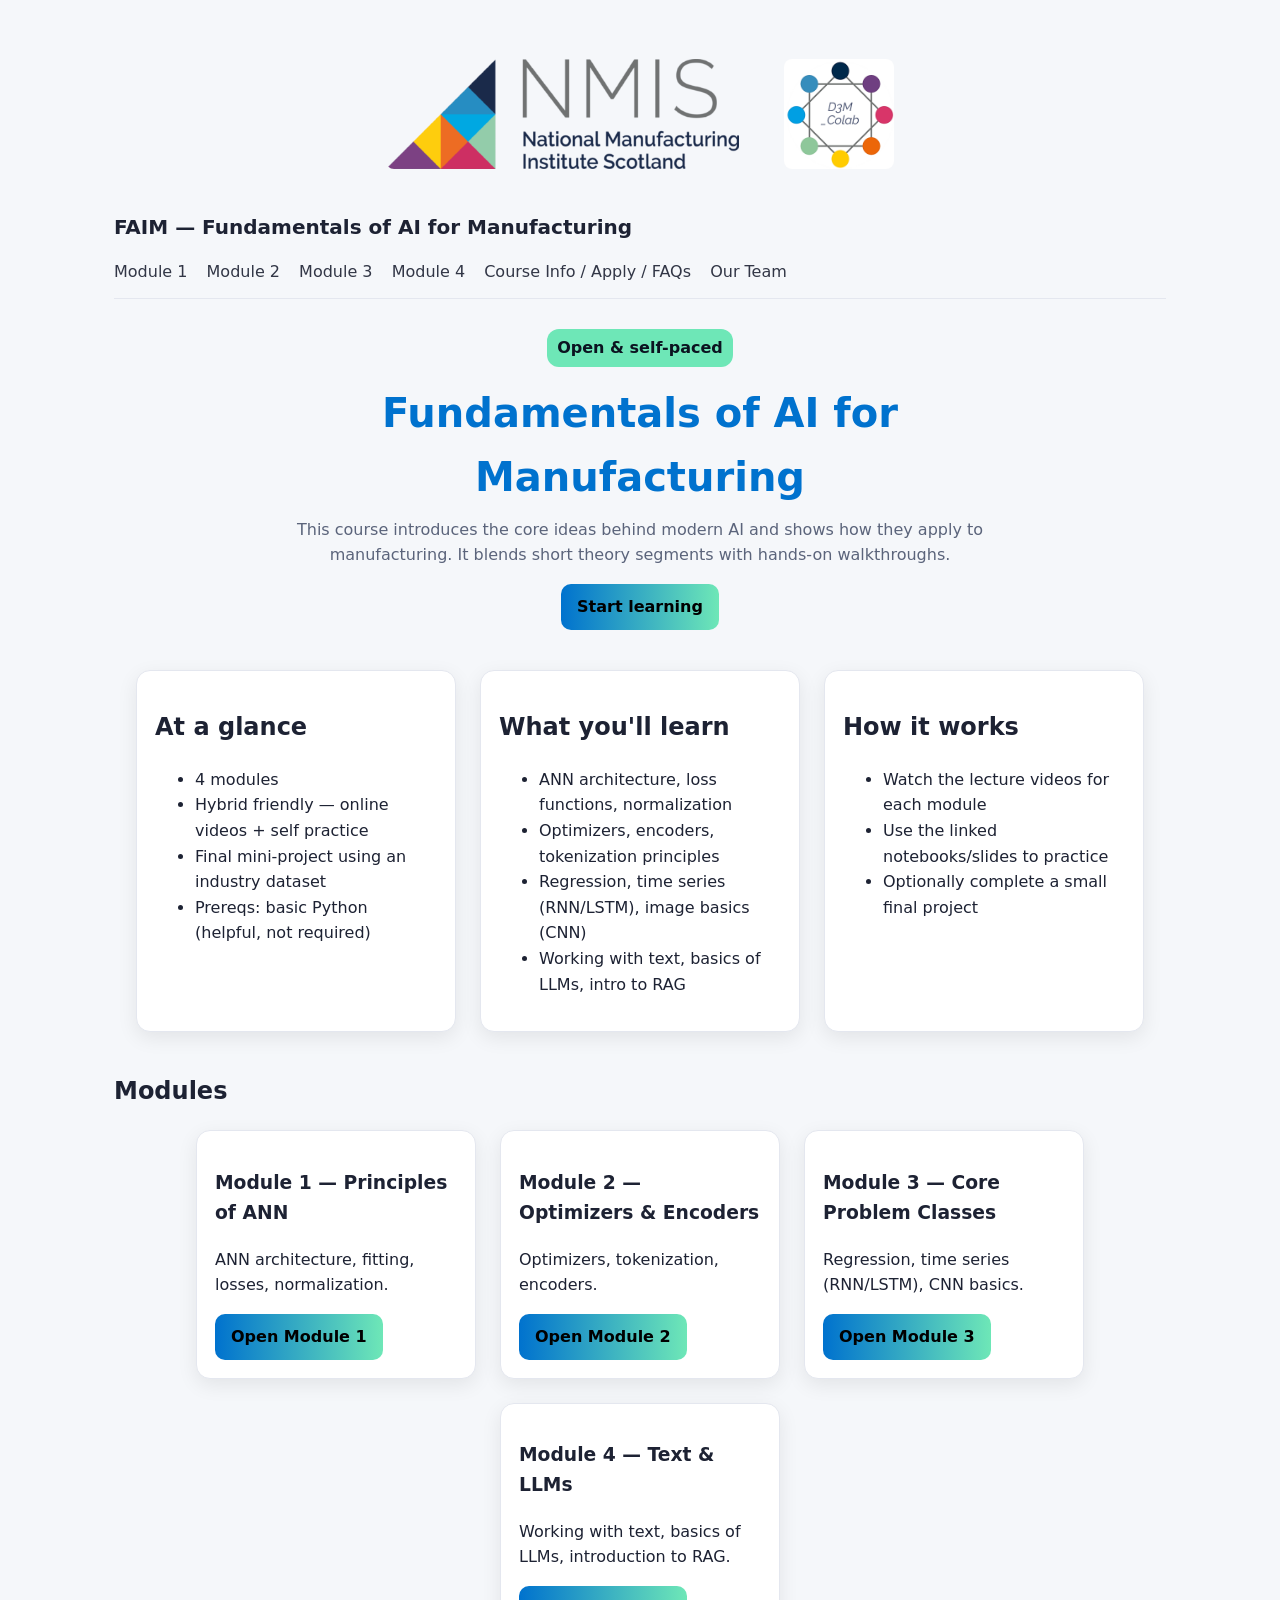
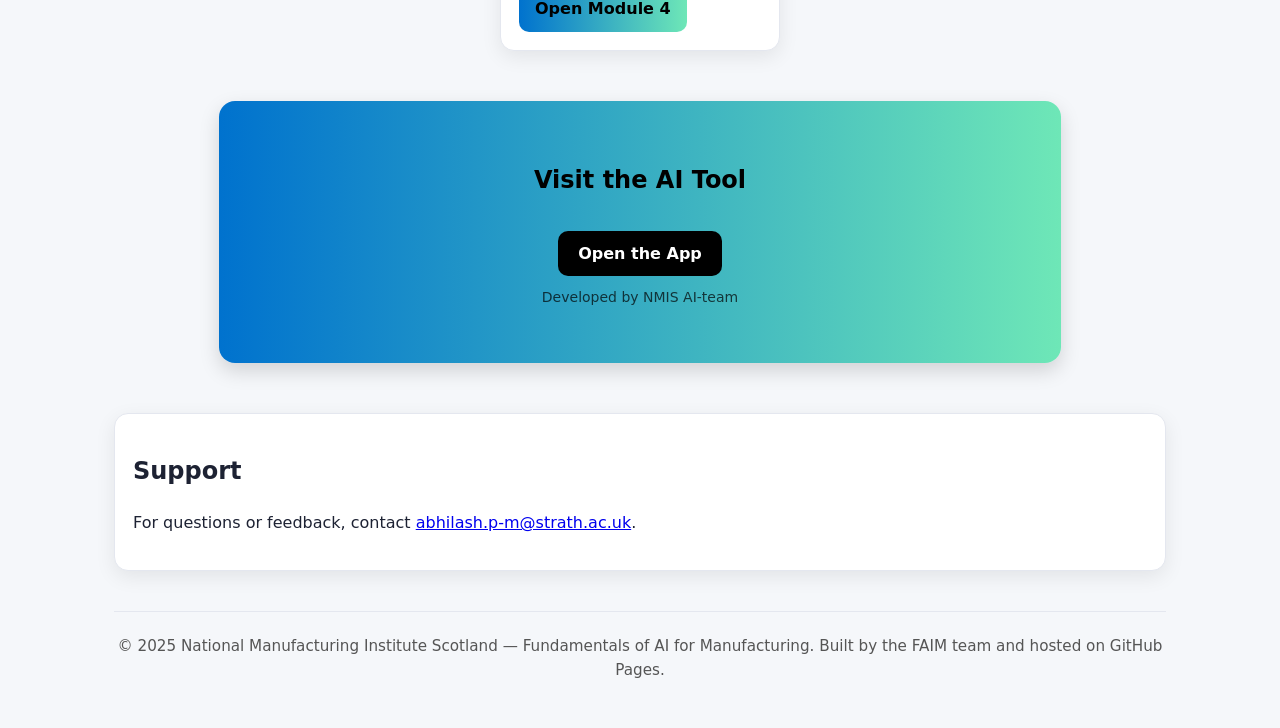
<file: index.html>
<!doctype html>
<html lang="en">
<head>
  <meta charset="utf-8">
  <meta name="viewport" content="width=device-width, initial-scale=1">
  <title>Fundamentals of AI for Manufacturing</title>
  <link rel="stylesheet" href="styles.css">
</head>
<body>
  <div class="container">

    <!-- Logos -->
    <div class="top-logos">
      <img src="assets/NMIS.png" alt="NMIS Logo">
      <img src="assets/Colab.png" alt="Colab Logo">
    </div>

    <!-- Top nav -->
    <nav class="nav">
      <a class="logo" href="./">FAIM — Fundamentals of AI for Manufacturing</a>
      <div class="links">
        <a href="module1.html">Module 1</a>
        <a href="module2.html">Module 2</a>
        <a href="module3.html">Module 3</a>
        <a href="module4.html">Module 4</a>
        <a href="info.html">Course Info / Apply / FAQs</a>
        <a href="team.html">Our Team</a>
      </div>
    </nav>

    <!-- Centered hero -->
    <section class="hero centered">
      <div class="hero-content">
        <span class="badge">Open & self-paced</span>
        <h1>Fundamentals of AI for Manufacturing</h1>
        <p>This course introduces the core ideas behind modern AI and shows how they apply to manufacturing.
        It blends short theory segments with hands-on walkthroughs.</p>
        <a class="btn" href="#modules">Start learning</a>
      </div>
    </section>

    <!-- Three centered cards -->
    <section class="three-cards">
      <div class="card">
        <h2>At a glance</h2>
        <ul>
          <li>4 modules</li>
          <li>Hybrid friendly — online videos + self practice</li>
          <li>Final mini-project using an industry dataset</li>
          <li>Prereqs: basic Python (helpful, not required)</li>
        </ul>
      </div>

      <div class="card">
        <h2>What you'll learn</h2>
        <ul>
          <li>ANN architecture, loss functions, normalization</li>
          <li>Optimizers, encoders, tokenization principles</li>
          <li>Regression, time series (RNN/LSTM), image basics (CNN)</li>
          <li>Working with text, basics of LLMs, intro to RAG</li>
        </ul>
      </div>

      <div class="card">
        <h2>How it works</h2>
        <ul>
          <li>Watch the lecture videos for each module</li>
          <li>Use the linked notebooks/slides to practice</li>
          <li>Optionally complete a small final project</li>
        </ul>
      </div>
    </section>

    <!-- Modules -->
    <section id="modules" style="margin-top:24px">
      <h2>Modules</h2>
      <div class="grid cols-2">
        <div class="card module-card">
          <h3>Module 1 — Principles of ANN</h3>
          <p>ANN architecture, fitting, losses, normalization.</p>
          <a class="btn" href="module1.html">Open Module 1</a>
        </div>
        <div class="card module-card">
          <h3>Module 2 — Optimizers & Encoders</h3>
          <p>Optimizers, tokenization, encoders.</p>
          <a class="btn" href="module2.html">Open Module 2</a>
        </div>
        <div class="card module-card">
          <h3>Module 3 — Core Problem Classes</h3>
          <p>Regression, time series (RNN/LSTM), CNN basics.</p>
          <a class="btn" href="module3.html">Open Module 3</a>
        </div>
        <div class="card module-card">
          <h3>Module 4 — Text & LLMs</h3>
          <p>Working with text, basics of LLMs, introduction to RAG.</p>
          <a class="btn" href="module4.html">Open Module 4</a>
        </div>
      </div>
    </section>

    <!-- Colored tab for AI tool -->
    <section class="app-highlight">
      <div class="app-content">
        <h2>Visit the AI Tool</h2>
        <a href="https://huggingface.co/spaces/Abhi-pm-0202/ml-app-launcher-v3" target="_blank" class="btn-dark">Open the App</a>
        <p class="small-muted">Developed by NMIS AI-team</p>
      </div>
    </section>

    <!-- Support -->
    <section style="margin-top:24px">
      <div class="card">
        <h2>Support</h2>
        <p>For questions or feedback, contact <a href="mailto:abhilash.p-m@strath.ac.uk">abhilash.p-m@strath.ac.uk</a>.</p>
      </div>
    </section>

    <!-- Footer -->
    <footer>
      © 2025 National Manufacturing Institute Scotland — Fundamentals of AI for Manufacturing. Built by the FAIM team and hosted on GitHub Pages.
    </footer>

  </div>
</body>
</html>
</file>
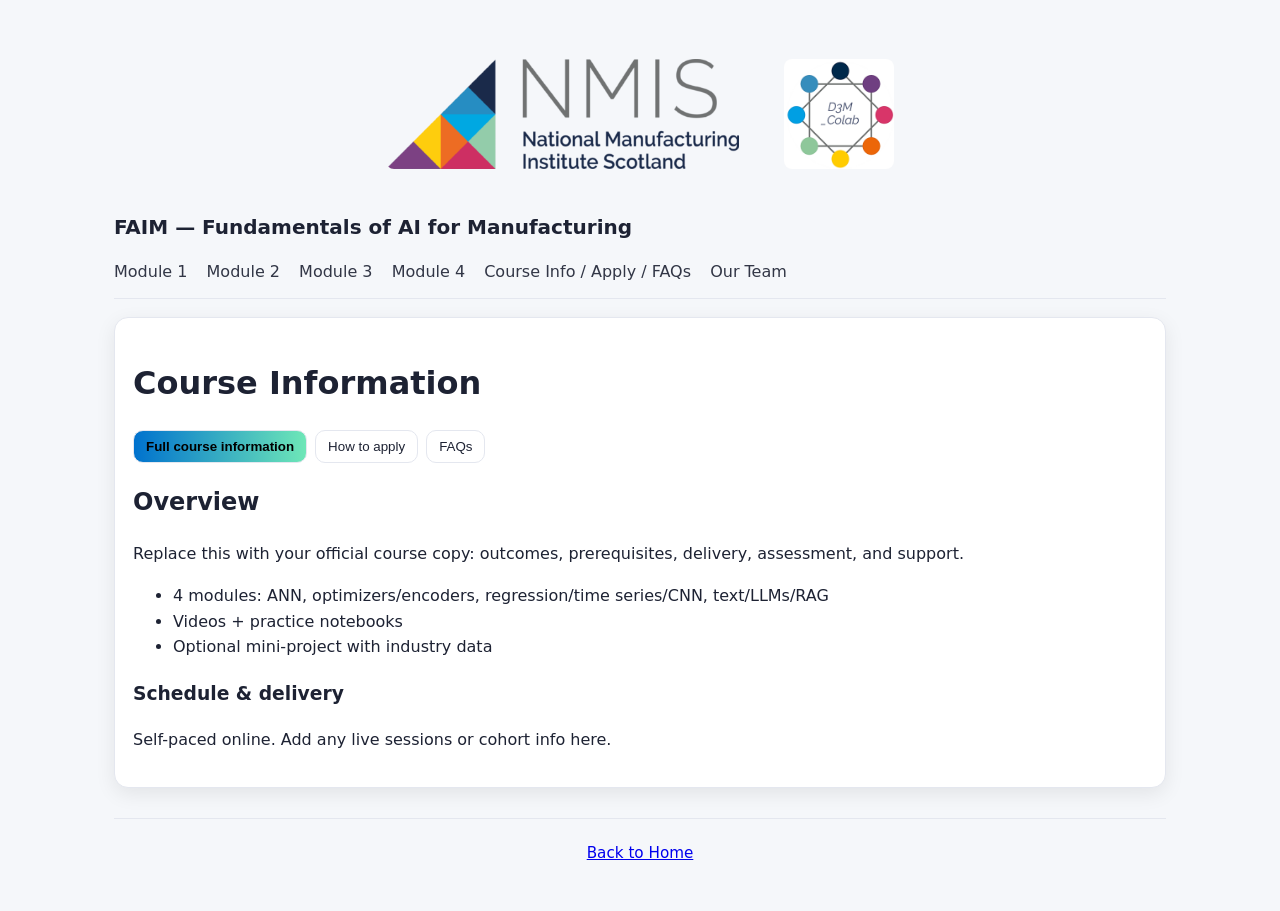
<file: info.html>
<!doctype html>
<html lang="en">
<head>
  <meta charset="utf-8">
  <meta name="viewport" content="width=device-width, initial-scale=1">
  <title>Course Info / Apply / FAQs — FAIM</title>
  <link rel="stylesheet" href="styles.css">
  <style>
    /* tiny tab JS uses these classes */
    .tabs{display:flex;gap:8px;flex-wrap:wrap;margin:14px 0}
    .tab-btn{border:1px solid var(--border);background:var(--card);color:var(--text);padding:8px 12px;border-radius:10px;cursor:pointer}
    .tab-btn.active{background:linear-gradient(90deg,var(--accent),var(--accent2));color:#000;font-weight:700}
    .tab-panel{display:none}
    .tab-panel.active{display:block}
  </style>
</head>
<body>
  <div class="container">

    <div class="top-logos">
      <img src="assets/NMIS.png" alt="NMIS Logo">
      <img src="assets/Colab.png" alt="Colab Logo">
    </div>

    <nav class="nav">
      <a class="logo" href="./">FAIM — Fundamentals of AI for Manufacturing</a>
      <div class="links">
        <a href="module1.html">Module 1</a>
        <a href="module2.html">Module 2</a>
        <a href="module3.html">Module 3</a>
        <a href="module4.html">Module 4</a>
        <a href="info.html">Course Info / Apply / FAQs</a>
        <a href="team.html">Our Team</a>
      </div>
    </nav>

    <div class="card">
      <h1>Course Information</h1>
      <div class="tabs">
        <button class="tab-btn active" data-tab="info">Full course information</button>
        <button class="tab-btn" data-tab="apply">How to apply</button>
        <button class="tab-btn" data-tab="faqs">FAQs</button>
      </div>

      <div class="tab-panel active" id="info">
        <h2>Overview</h2>
        <p>Replace this with your official course copy: outcomes, prerequisites, delivery, assessment, and support.</p>
        <ul>
          <li>4 modules: ANN, optimizers/encoders, regression/time series/CNN, text/LLMs/RAG</li>
          <li>Videos + practice notebooks</li>
          <li>Optional mini-project with industry data</li>
        </ul>
        <h3>Schedule & delivery</h3>
        <p>Self-paced online. Add any live sessions or cohort info here.</p>
      </div>

      <div class="tab-panel" id="apply">
        <h2>How to apply</h2>
        <ol>
          <li>Register interest (link)</li>
          <li>Submit application (link)</li>
          <li>Confirmation & next steps</li>
        </ol>
        <p><strong>Contact:</strong> <a href="mailto:abhilash.p-m@strath.ac.uk">abhilash.p-m@strath.ac.uk</a></p>
      </div>

      <div class="tab-panel" id="faqs">
        <h2>FAQs</h2>
        <p><strong>Do I need coding experience?</strong> Helpful but not required.</p>
        <p><strong>Is there a certificate?</strong> Add policy here.</p>
        <p><strong>What’s the cost?</strong> Add fee/waiver details here.</p>
      </div>
    </div>

    <footer>
      <a href="./">Back to Home</a>
    </footer>
  </div>

  <script>
    const buttons=document.querySelectorAll('.tab-btn');
    const panels=document.querySelectorAll('.tab-panel');
    buttons.forEach(btn=>{
      btn.addEventListener('click',()=>{
        buttons.forEach(b=>b.classList.remove('active'));
        panels.forEach(p=>p.classList.remove('active'));
        btn.classList.add('active');
        document.getElementById(btn.dataset.tab).classList.add('active');
      });
    });
  </script>
</body>
</html>
</file>
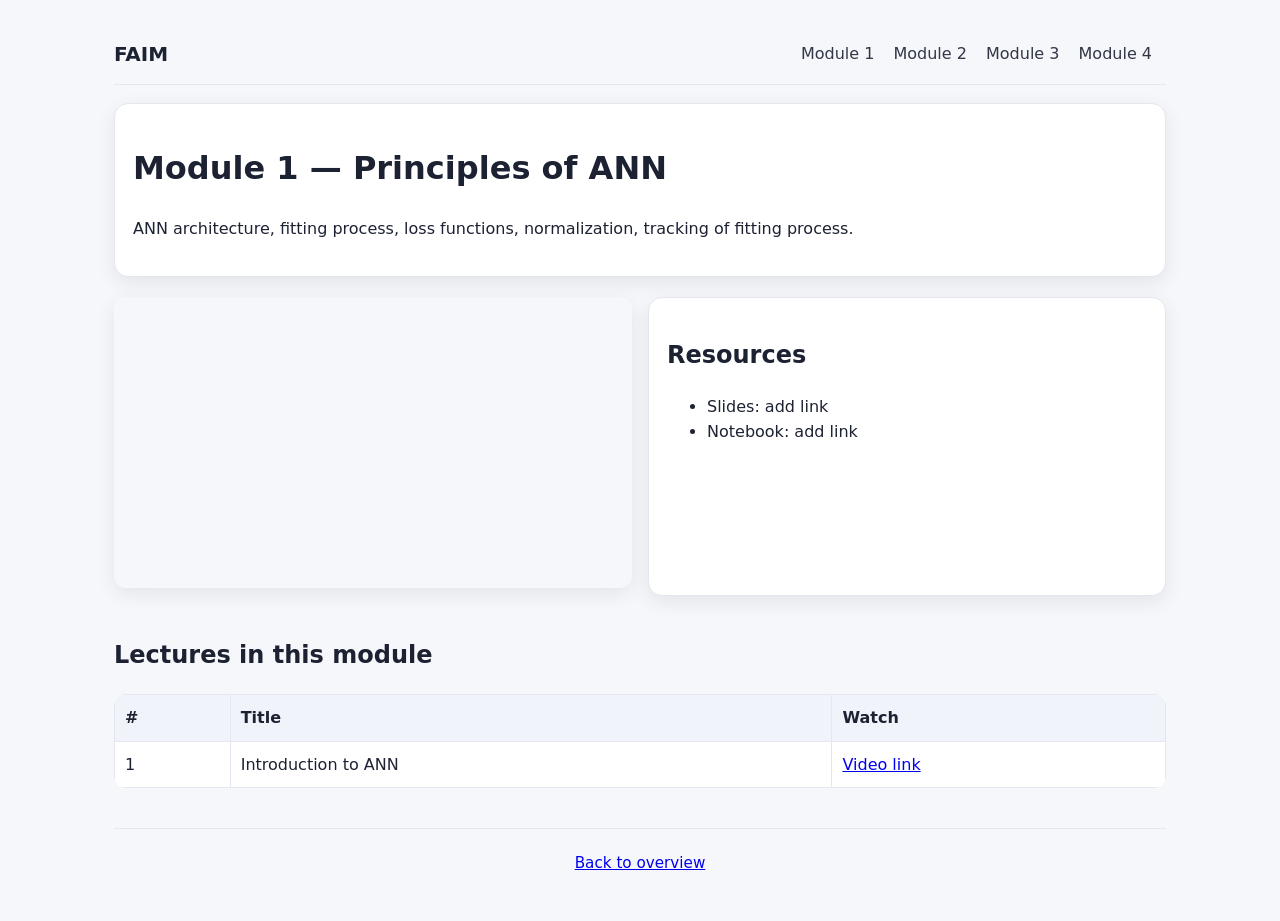
<file: module1.html>
<!doctype html>
<html lang="en">
<head>
  <meta charset="utf-8">
  <meta name="viewport" content="width=device-width, initial-scale=1">
  <title>Module 1 — Principles of ANN</title>
  <link rel="stylesheet" href="styles.css">
</head>
<body>
  <div class="container">
    <nav class="nav">
      <a class="logo" href="./">FAIM</a>
      <div class="links">
        <a href="module1.html">Module 1</a>
        <a href="module2.html">Module 2</a>
        <a href="module3.html">Module 3</a>
        <a href="module4.html">Module 4</a>
      </div>
    </nav>

    <div class="card">
      <h1>Module 1 — Principles of ANN</h1>
      <p class="small">ANN architecture, fitting process, loss functions, normalization, tracking of fitting process.</p>
    </div>

    <section style="margin-top:20px">
      <div class="grid cols-2">
        <div>
          <iframe class="video"
            src="https://strath.sharepoint.com/sites/NMIS_AIFundamentalsinManufacturingJanuary2025/_layouts/15/embed.aspx?UniqueId=36a9b984-cea4-40f4-89aa-866a65d73140&embed=%7B%22ust%22%3Atrue%2C%22hv%22%3A%22CopyEmbedCode%22%7D&referrer=StreamWebApp&referrerScenario=EmbedDialog.Create"
            frameborder="0" allowfullscreen title="Week1_FAIM.mp4"></iframe>
        </div>

        <div class="card">
          <h2>Resources</h2>
          <ul>
            <li>Slides: add link</li>
            <li>Notebook: add link</li>
          </ul>
        </div>
      </div>
    </section>

    <section style="margin-top:24px">
      <h2>Lectures in this module</h2>
      <table class="table">
        <thead><tr><th>#</th><th>Title</th><th>Watch</th></tr></thead>
        <tbody>
          <tr><td>1</td><td>Introduction to ANN</td>
            <td><a href="https://strath.sharepoint.com/sites/NMIS_AIFundamentalsinManufacturingJanuary2025/_layouts/15/embed.aspx?UniqueId=36a9b984-cea4-40f4-89aa-866a65d73140" target="_blank">Video link</a></td></tr>
        </tbody>
      </table>
    </section>

    <footer><div><a href="./">Back to overview</a></div></footer>
  </div>
</body>
</html>
</file>
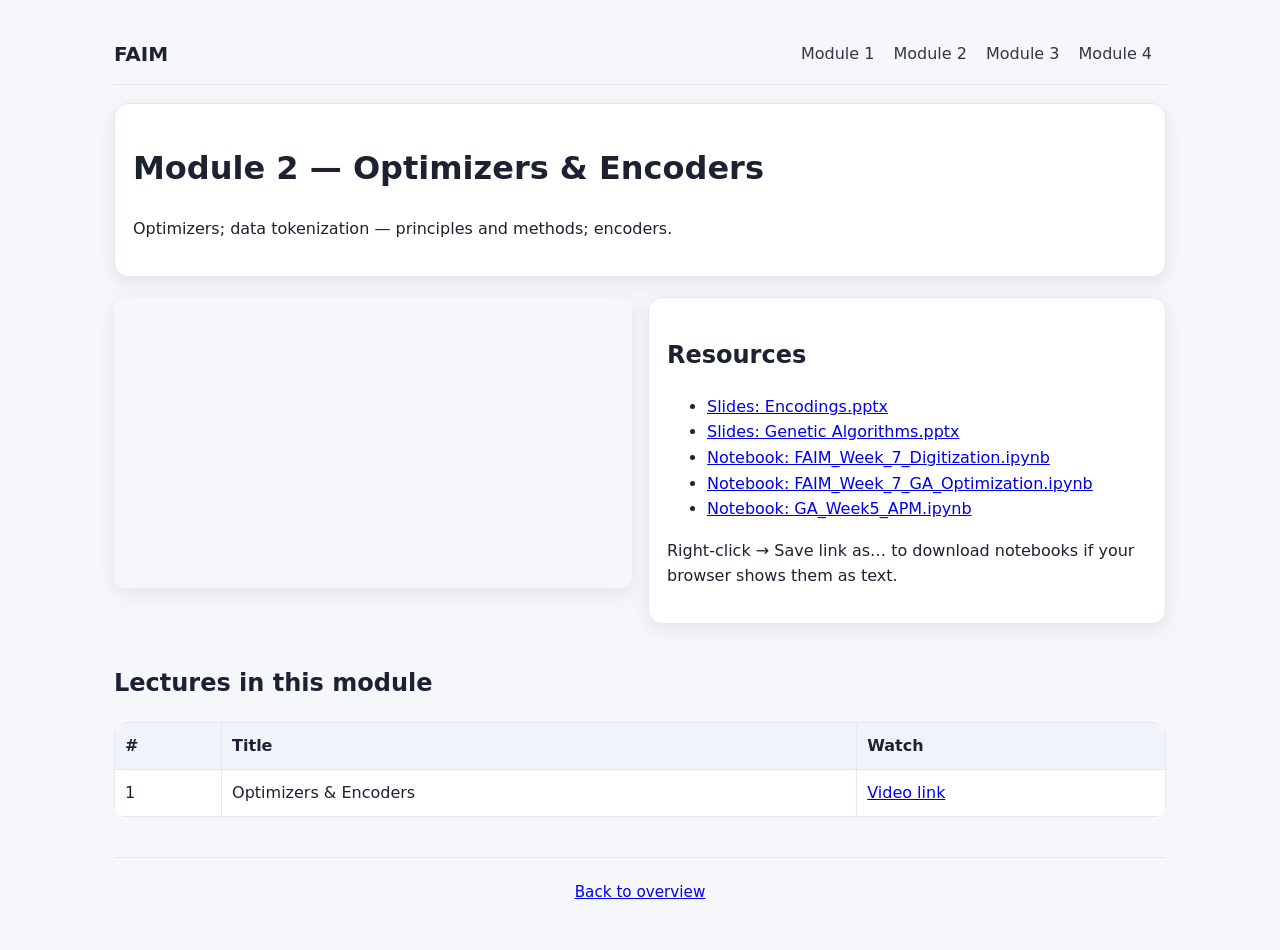
<file: module2.html>
<!doctype html>
<html lang="en">
<head>
  <meta charset="utf-8">
  <meta name="viewport" content="width=device-width, initial-scale=1">
  <title>Module 2 — Optimizers & Encoders</title>
  <link rel="stylesheet" href="styles.css">
</head>
<body>
  <div class="container">
    <nav class="nav">
      <a class="logo" href="./">FAIM</a>
      <div class="links">
        <a href="module1.html">Module 1</a>
        <a href="module2.html">Module 2</a>
        <a href="module3.html">Module 3</a>
        <a href="module4.html">Module 4</a>
      </div>
    </nav>

    <div class="card">
      <h1>Module 2 — Optimizers & Encoders</h1>
      <p class="small">Optimizers; data tokenization — principles and methods; encoders.</p>
    </div>

    <section style="margin-top:20px">
      <div class="grid cols-2">
        <div>
          <iframe class="video"
            src="https://strath.sharepoint.com/sites/NMIS_AIFundamentalsinManufacturingJanuary2025/_layouts/15/embed.aspx?UniqueId=d6b734b8-f964-4813-97cd-ce5dd1cf28a5&embed=%7B%22ust%22%3Atrue%2C%22hv%22%3A%22CopyEmbedCode%22%7D&referrer=StreamWebApp&referrerScenario=EmbedDialog.Create"
            frameborder="0" allowfullscreen title="Week4_FAIM.mp4"></iframe>
        </div>
        <div class="card">
          <h2>Resources</h2>
          <ul>
            <li><a href="assets/Module%202/Encodings.pptx" target="_blank">Slides: Encodings.pptx</a></li>
            <li><a href="assets/Module%202/Genetic%20Algorithms.pptx" target="_blank">Slides: Genetic Algorithms.pptx</a></li>
            <li><a href="assets/Module%202/FAIM_Week_7_Digitization.ipynb" target="_blank">Notebook: FAIM_Week_7_Digitization.ipynb</a></li>
            <li><a href="assets/Module%202/FAIM_Week_7_GA_Optimization.ipynb" target="_blank">Notebook: FAIM_Week_7_GA_Optimization.ipynb</a></li>
            <li><a href="assets/Module%202/GA_Week5_APM.ipynb" target="_blank">Notebook: GA_Week5_APM.ipynb</a></li>
          </ul>
          <p class="small">Right-click → Save link as… to download notebooks if your browser shows them as text.</p>
        </div>
      </div>
    </section>

    <section style="margin-top:24px">
      <h2>Lectures in this module</h2>
      <table class="table">
        <thead><tr><th>#</th><th>Title</th><th>Watch</th></tr></thead>
        <tbody>
          <tr><td>1</td><td>Optimizers & Encoders</td>
            <td><a href="https://strath.sharepoint.com/sites/NMIS_AIFundamentalsinManufacturingJanuary2025/_layouts/15/embed.aspx?UniqueId=d6b734b8-f964-4813-97cd-ce5dd1cf28a5" target="_blank">Video link</a></td></tr>
        </tbody>
      </table>
    </section>

    <footer><div><a href="./">Back to overview</a></div></footer>
  </div>
</body>
</html>
</file>
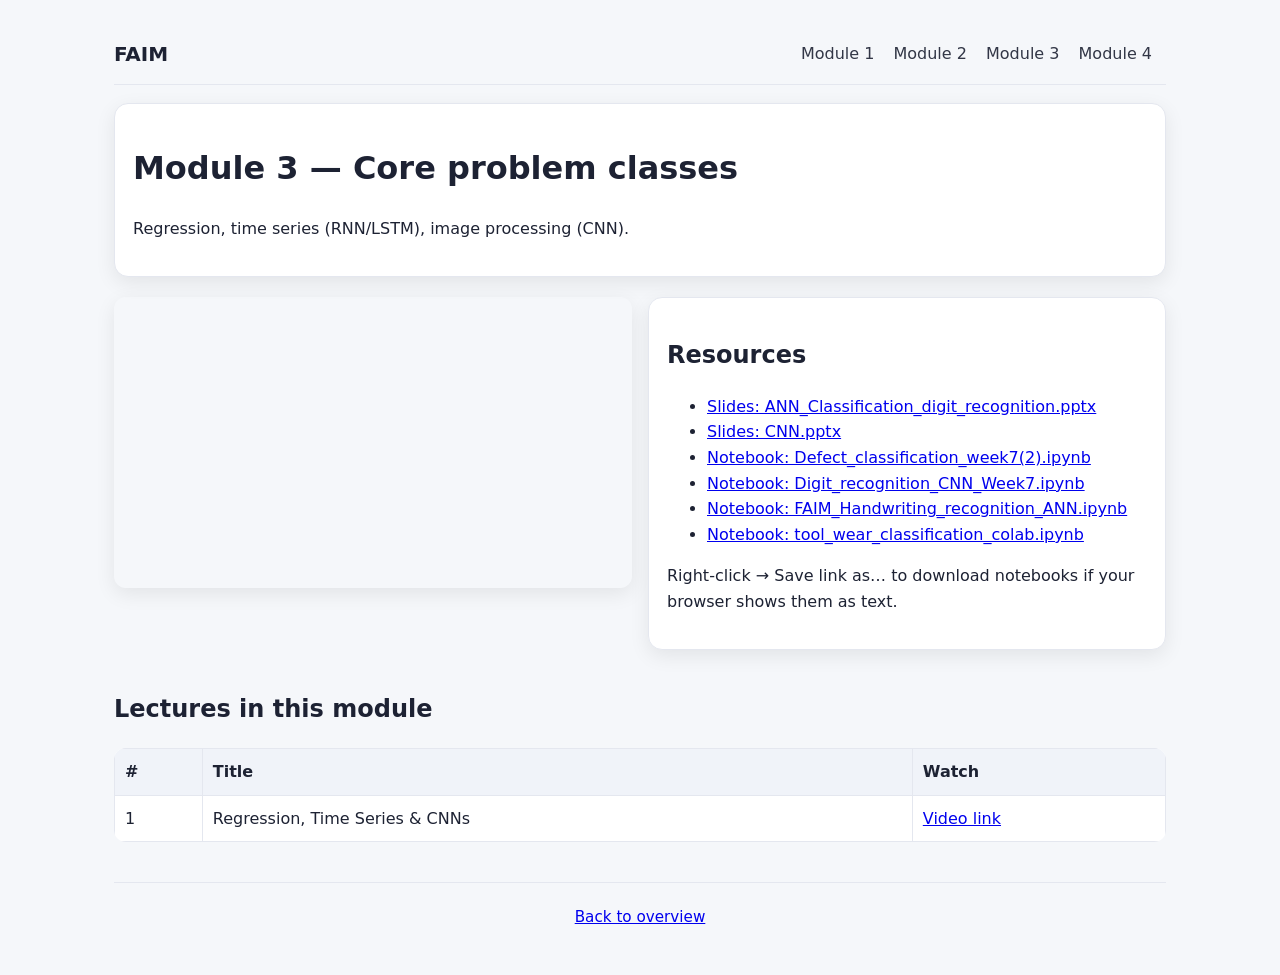
<file: module3.html>
<!doctype html>
<html lang="en">
<head>
  <meta charset="utf-8">
  <meta name="viewport" content="width=device-width, initial-scale=1">
  <title>Module 3 — Core problem classes</title>
  <link rel="stylesheet" href="styles.css">
</head>
<body>
  <div class="container">
    <nav class="nav">
      <a class="logo" href="./">FAIM</a>
      <div class="links">
        <a href="module1.html">Module 1</a>
        <a href="module2.html">Module 2</a>
        <a href="module3.html">Module 3</a>
        <a href="module4.html">Module 4</a>
      </div>
    </nav>

    <div class="card">
      <h1>Module 3 — Core problem classes</h1>
      <p class="small">Regression, time series (RNN/LSTM), image processing (CNN).</p>
    </div>

    <section style="margin-top:20px">
      <div class="grid cols-2">
        <div>
          <iframe class="video"
            src="https://strath.sharepoint.com/sites/NMIS_AIFundamentalsinManufacturingJanuary2025/_layouts/15/embed.aspx?UniqueId=e758f0f2-6d6f-4113-8c5b-cdf72e3cce6b&embed=%7B%22ust%22%3Atrue%2C%22hv%22%3A%22CopyEmbedCode%22%7D&referrer=StreamWebApp&referrerScenario=EmbedDialog.Create"
            frameborder="0" allowfullscreen title="Week8_FAIM.mp4"></iframe>
        </div>
        
        <div class="card">
          <h2>Resources</h2>
          <ul>
            <li><a href="assets/Module%203/ANN_Classification_digit_recognition.pptx" target="_blank">Slides: ANN_Classification_digit_recognition.pptx</a></li>
            <li><a href="assets/Module%203/CNN.pptx" target="_blank">Slides: CNN.pptx</a></li>
            <li><a href="assets/Module%203/Defect_classification_week7(2).ipynb" target="_blank">Notebook: Defect_classification_week7(2).ipynb</a></li>
            <li><a href="assets/Module%203/Digit_recognition_CNN_Week7.ipynb" target="_blank">Notebook: Digit_recognition_CNN_Week7.ipynb</a></li>
            <li><a href="assets/Module%203/FAIM_Handwriting_recognition_ANN.ipynb" target="_blank">Notebook: FAIM_Handwriting_recognition_ANN.ipynb</a></li>
            <li><a href="assets/Module%203/tool_wear_classification_colab.ipynb" target="_blank">Notebook: tool_wear_classification_colab.ipynb</a></li>
          </ul>
          <p class="small">Right-click → Save link as… to download notebooks if your browser shows them as text.</p>
        </div>
      </div>
    </section>

    <section style="margin-top:24px">
      <h2>Lectures in this module</h2>
      <table class="table">
        <thead><tr><th>#</th><th>Title</th><th>Watch</th></tr></thead>
        <tbody>
          <tr><td>1</td><td>Regression, Time Series & CNNs</td>
            <td><a href="https://strath.sharepoint.com/sites/NMIS_AIFundamentalsinManufacturingJanuary2025/_layouts/15/embed.aspx?UniqueId=e758f0f2-6d6f-4113-8c5b-cdf72e3cce6b" target="_blank">Video link</a></td></tr>
        </tbody>
      </table>
    </section>

    <footer><div><a href="./">Back to overview</a></div></footer>
  </div>
</body>
</html>
</file>
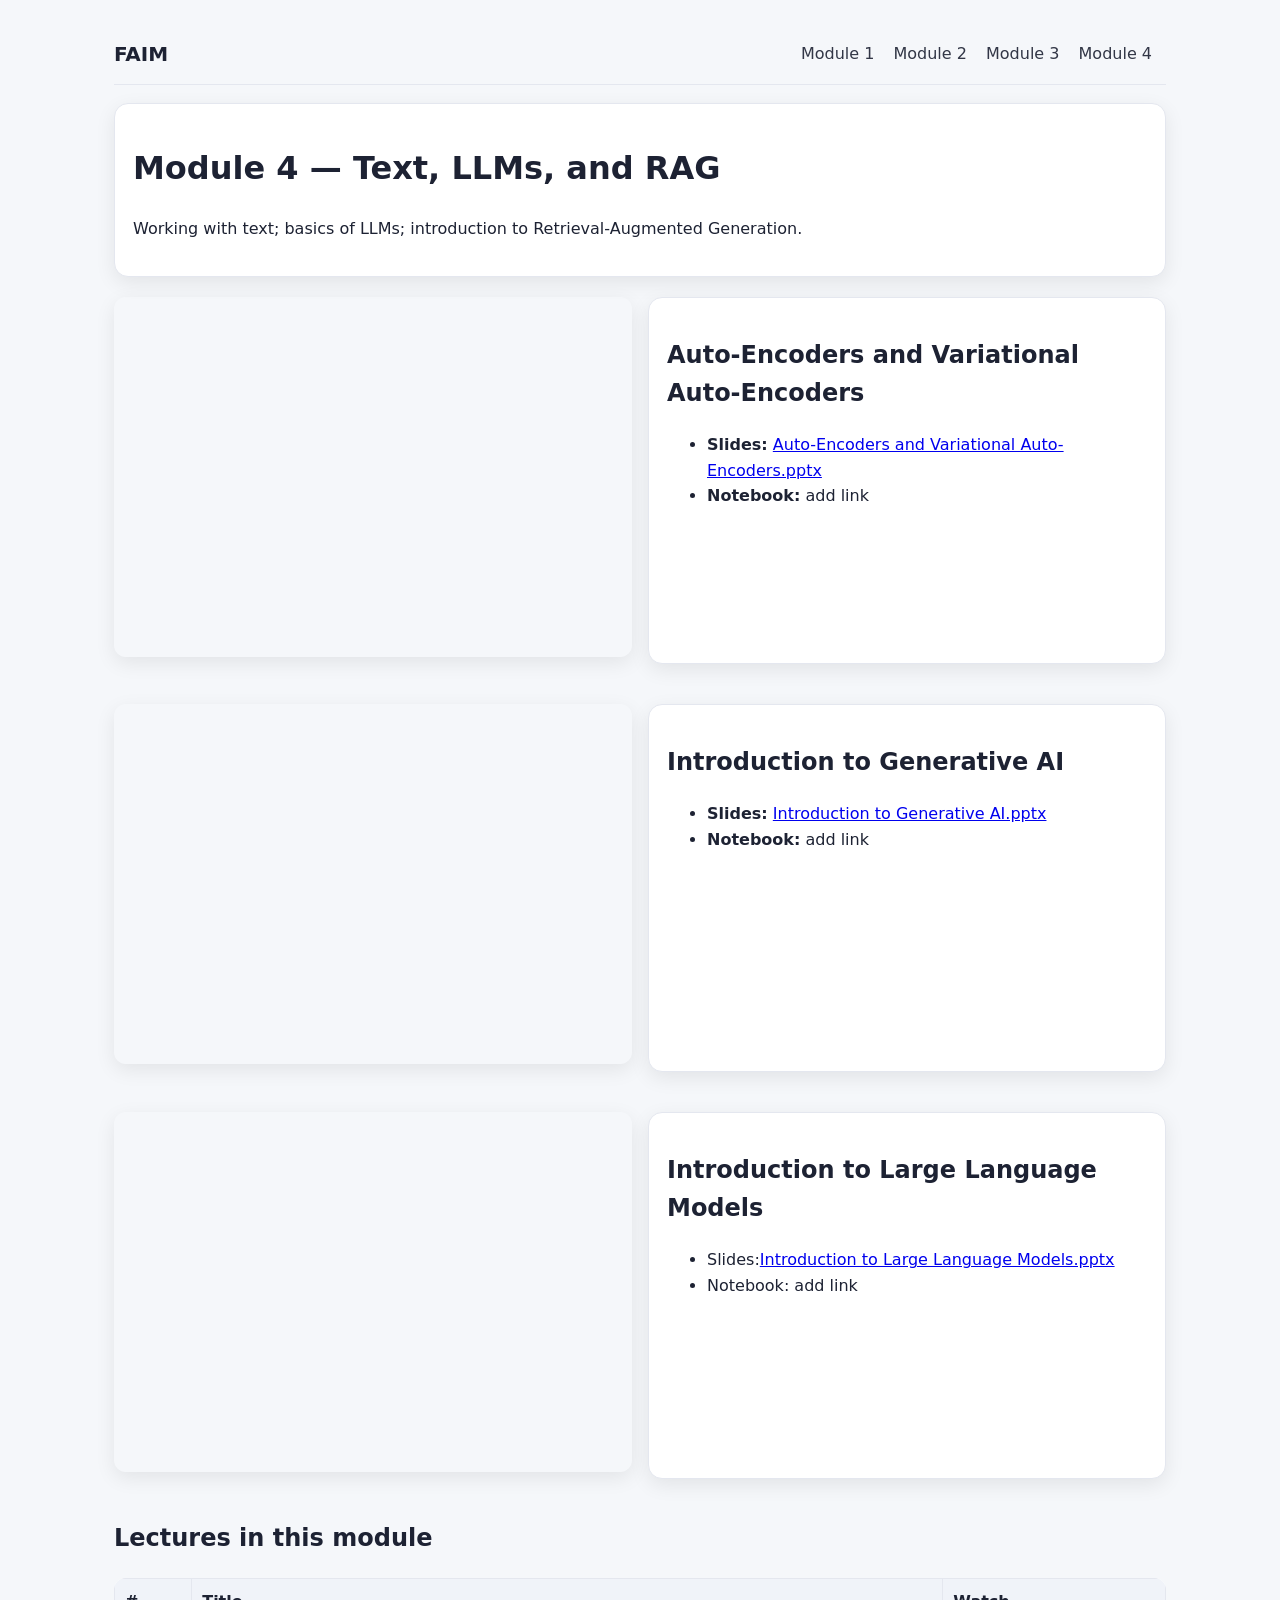
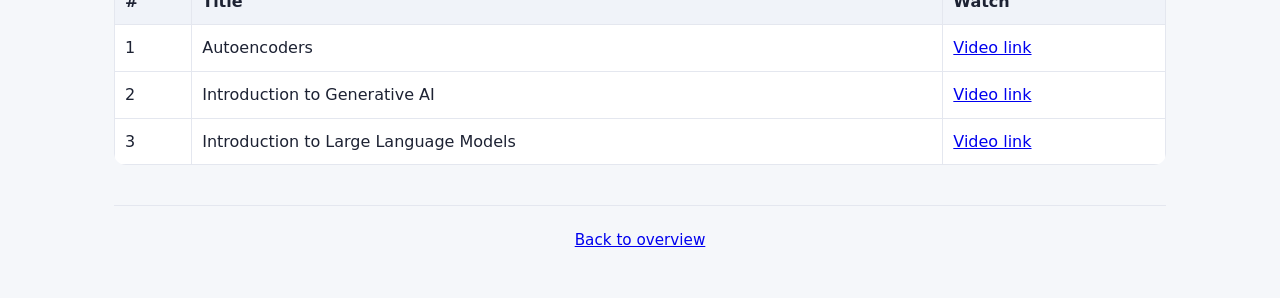
<file: module4.html>
<!doctype html>

<html lang="en">

<head>

  <meta charset="utf-8">

  <meta name="viewport" content="width=device-width, initial-scale=1">

  <title>Module 4 — Text, LLMs, and RAG</title>

  <link rel="stylesheet" href="styles.css">

</head>

<body>

  <div class="container">

    <nav class="nav">

      <a class="logo" href="./">FAIM</a>

      <div class="links">

        <a href="module1.html">Module 1</a>

        <a href="module2.html">Module 2</a>

        <a href="module3.html">Module 3</a>

        <a href="module4.html">Module 4</a>

      </div>

    </nav>

    <div class="card">

      <h1>Module 4 — Text, LLMs, and RAG</h1>

      <p class="small">Working with text; basics of LLMs; introduction to Retrieval-Augmented Generation.</p>

    </div>

    <section style="margin-top:20px">

      <div class="grid cols-2">

        <div>

          <iframe class="video"

            src="https://strath.sharepoint.com/sites/NMIS_AIFundamentalsinManufacturingAugust2025-TeachersChat/_layouts/15/embed.aspx?UniqueId=db671e4f-df51-4e63-bec3-efef2ee3ce12&embed=%7B%22ust%22%3Afalse%2C%22hv%22%3A%22CopyEmbedCode%22%7D&referrer=StreamWebApp&referrerScenario=EmbedDialog.Create" width="640" height="360" frameborder="0" scrolling="no" allowfullscreen title="week10.mp4"

            frameborder="0" allowfullscreen title="Auto-Encoders and Variational Auto-Encoders.mp4"></iframe>

        </div>

        <div class="card">

          <h2>Auto-Encoders and Variational Auto-Encoders</h2>

          <ul>

            <li> <b>Slides:</b> <a href="https://strath.sharepoint.com/:p:/r/sites/NMIS_AIFundamentalsinManufacturingAugust2025/Class%20Materials/Week%2010/FAIM_Week_10.pptx?d=w944c6f4f296f48ac824893e9e2602b36&csf=1&web=1&e=hv6M5o" target="_blank">Auto-Encoders and Variational Auto-Encoders.pptx</a></li>

            <li> <b>Notebook:</b> add link</li>

          </ul>

        </div>

      </div>

    </section>

    <section style="margin-top:20px">

      <div class="grid cols-2">

        <div>

          <iframe class="video"

            src="https://strath.sharepoint.com/sites/NMIS_AIFundamentalsinManufacturingAugust2025-TeachersChat/_layouts/15/embed.aspx?UniqueId=17c8af96-2f22-41b4-8b05-3e6710296600&embed=%7B%22ust%22%3Afalse%2C%22hv%22%3A%22CopyEmbedCode%22%7D&referrer=StreamWebApp&referrerScenario=EmbedDialog.Create" width="640" height="360" frameborder="0" scrolling="no" allowfullscreen title="Intro_to GENAI.mp4"

            frameborder="0" allowfullscreen title="10Lecture_AI_week10.mp4"></iframe>

        </div>

        <div class="card">

          <h2>Introduction to Generative AI</h2>

          <ul>

            <li> <b>Slides:</b> <a href="https://strath.sharepoint.com/:v:/r/sites/NMIS_AIFundamentalsinManufacturingAugust2025-TeachersChat/Shared%20Documents/Teachers%20Chat/Modular/Intro_to%20GENAI.mp4?csf=1&web=1&e=Qvf1ZA" target="_blank">Introduction to Generative AI.pptx</a></li>

            <li> <b>Notebook:</b> add link</li>

          </ul>

        </div>

      </div>

    </section>

    <section style="margin-top:20px">

      <div class="grid cols-2">

        <div>

          <iframe class="video"

            src="https://strath.sharepoint.com/sites/NMIS_AIFundamentalsinManufacturingAugust2025-TeachersChat/_layouts/15/embed.aspx?UniqueId=db671e4f-df51-4e63-bec3-efef2ee3ce12&embed=%7B%22ust%22%3Afalse%2C%22hv%22%3A%22CopyEmbedCode%22%7D&referrer=StreamWebApp&referrerScenario=EmbedDialog.Create" width="640" height="360" frameborder="0" scrolling="no" allowfullscreen title="week10.mp4"

            frameborder="0" allowfullscreen title="10Lecture_AI_week10.mp4"></iframe>

        </div>

        <div class="card">

          <h2>Introduction to Large Language Models</h2>

          <ul>

            <li>Slides:<a href="https://strath.sharepoint.com/:p:/r/sites/NMIS_AIFundamentalsinManufacturingAugust2025/Class%20Materials/Week%2010/FAIM_Week_10.pptx?d=w944c6f4f296f48ac824893e9e2602b36&csf=1&web=1&e=hv6M5o" target="_blank">Introduction to Large Language Models.pptx</a></li>

            <li>Notebook: add link</li>

          </ul>

        </div>

      </div>

    </section>


    <section style="margin-top:24px">

      <h2>Lectures in this module</h2>

      <table class="table">

        <thead><tr><th>#</th><th>Title</th><th>Watch</th></tr></thead>

        <tbody>

          <tr><td>1</td><td>Autoencoders</td>
        
            <td><a href="https://strath.sharepoint.com/:v:/r/sites/NMIS_AIFundamentalsinManufacturingAugust2025-TeachersChat/Shared%20Documents/Teachers%20Chat/Modular/week10.mp4" target="_blank">Video link</a></td></tr>
        
          <tr><td>2</td><td>Introduction to Generative AI</td>
        
            <td><a href="https://strath.sharepoint.com/:v:/r/sites/NMIS_AIFundamentalsinManufacturingAugust2025-TeachersChat/Shared%20Documents/Teachers%20Chat/Modular/Intro_to%20GENAI.mp4" target="_blank">Video link</a></td></tr>
        
          <tr><td>3</td><td>Introduction to Large Language Models</td>
        
            <td><a href="https://strath.sharepoint.com/:v:/r/sites/NMIS_AIFundamentalsinManufacturingAugust2025-TeachersChat/Shared%20Documents/Teachers%20Chat/Modular/Intro_to%20GENAI.mp4?csf=1&web=1&e=jqYGNk" target="_blank">Video link</a></td></tr>
        
        </tbody>

      </table>

    </section>

    <footer><div><a href="./">Back to overview</a></div></footer>

  </div>

</body>

</html>
</file>
<file: styles.css>
/* ===== FAIM – Light Theme (global) ===== */
:root{
  --bg:#f5f7fa;
  --card:#ffffff;
  --text:#1d2233;
  --muted:#5b647b;
  --accent:#0072ce;     /* NMIS blue */
  --accent2:#6ee7b7;    /* soft mint */
  --border:#e4e7ef;
  --shadow:0 6px 20px rgba(0,0,0,.08);
}

*{box-sizing:border-box}
html,body{margin:0;padding:0}
body{
  font-family:Inter, system-ui, -apple-system, Segoe UI, Roboto, Helvetica, Arial, sans-serif;
  background:var(--bg);
  color:var(--text);
  line-height:1.6;
}

.container{max-width:1100px;margin:0 auto;padding:24px}

/* ----- Top logos ----- */
.top-logos{text-align:center;margin:25px 0 10px}
.top-logos img{height:110px;max-width:100%;margin:10px 20px;border-radius:8px}

/* ----- Nav ----- */
.nav{
  display:flex;gap:16px;flex-wrap:wrap;align-items:center;justify-content:space-between;
  border-bottom:1px solid var(--border);padding:14px 0;margin-bottom:18px
}
.nav a.logo{font-weight:700;font-size:20px;text-decoration:none;color:var(--text)}
.nav .links a{color:var(--text);opacity:.9;text-decoration:none;margin-right:14px}
.nav .links a:hover{opacity:1;text-decoration:underline}

/* ----- Hero ----- */
.hero{
  display:flex;flex-wrap:wrap;align-items:center;justify-content:space-between;gap:40px;margin-top:28px
}
.hero h1{font-size:2.2rem;font-weight:800;margin:.25rem 0 .5rem;color:var(--accent)}
.hero p{font-size:1rem;margin:0 0 1rem;max-width:520px}
.badge{display:inline-block;background:var(--accent2);color:#0b1320;font-weight:700;border-radius:12px;padding:6px 10px;margin-bottom:10px}
.btn{display:inline-block;background:linear-gradient(90deg,var(--accent),var(--accent2));color:#000;padding:10px 16px;border-radius:10px;text-decoration:none;font-weight:700}

/* ----- Cards / grids ----- */
.card{
  background:var(--card);border:1px solid var(--border);border-radius:14px;padding:18px;
  box-shadow:var(--shadow)
}
.grid{display:grid;gap:16px}
.grid.cols-2{grid-template-columns:repeat(auto-fit,minmax(280px,1fr))}

/* “At a glance” summary */
.info-card{background:var(--card);box-shadow:var(--shadow);border:1px solid var(--border);border-radius:14px;padding:22px;flex:1;min-width:280px}
.info-card h2{font-size:1.2rem;margin:0 0 10px;color:var(--accent)}
.summary-icons{display:flex;flex-direction:column;gap:10px}
.summary-item{display:flex;align-items:center;gap:10px}
.summary-item span{
  background:var(--accent2);color:#001018;border-radius:50%;width:26px;height:26px;display:flex;justify-content:center;align-items:center;font-weight:800
}

/* Tables */
.table{width:100%;border-collapse:collapse;background:var(--card);border-radius:12px;overflow:hidden}
.table th,.table td{border:1px solid var(--border);padding:10px;text-align:left}
.table th{background:#f0f3f9}

/* Video / iframe */
.video{aspect-ratio:16/9;width:100%;border:0;border-radius:12px;box-shadow:var(--shadow)}

/* Team */
.team-grid{display:grid;grid-template-columns:repeat(auto-fit,minmax(220px,1fr));gap:20px;margin-top:20px}
.team-card{background:var(--card);border:1px solid var(--border);border-radius:16px;padding:16px;text-align:center;box-shadow:var(--shadow)}
.team-card img{width:100%;height:220px;object-fit:cover;border-radius:12px;background:#eef2f7;margin-bottom:10px}
.team-card h3{margin:8px 0 4px}
.team-card p{font-size:14px;color:var(--muted)}

/* App link section */
.app-section{text-align:center;margin:36px 0}
.app-section a{font-weight:700;text-decoration:none;background:linear-gradient(90deg,var(--accent),var(--accent2));color:#000;padding:10px 20px;border-radius:12px;display:inline-block;margin-top:8px}
.small-muted{color:var(--muted);font-size:14px}

/* Footer */
footer{margin-top:48px;padding:22px 0;border-top:1px solid var(--border);color:#555;text-align:center;font-size:.95rem}

@media (max-width:800px){
  .hero{gap:22px}
  .hero h1{font-size:1.9rem}
}

/* --- Centered hero --- */
.hero.centered {
  text-align: center;
  margin-top: 30px;
}
.hero.centered h1 {
  font-size: 2.5rem;
  color: var(--accent);
}
.hero.centered p {
  max-width: 700px;
  margin: 0 auto 1rem;
  color: var(--muted);
}
.hero-content {
  margin: 0 auto;
  max-width: 800px;
}

/* --- 3-column centered cards --- */
.three-cards {
  display: flex;
  flex-wrap: wrap;
  justify-content: center;
  gap: 24px;
  margin-top: 40px;
}
.three-cards .card {
  width: 320px;
  min-height: 240px;
  text-align: left;
}

/* --- AI Tool colored tab --- */
.app-highlight {
  background: linear-gradient(90deg, var(--accent), var(--accent2));
  color: #000;
  border-radius: 16px;
  text-align: center;
  padding: 40px 20px;
  margin: 50px auto;
  width: 80%;
  box-shadow: 0 8px 20px rgba(0,0,0,0.15);
}
.app-highlight .btn-dark {
  background: #000;
  color: #fff;
  padding: 10px 20px;
  border-radius: 10px;
  text-decoration: none;
  font-weight: 600;
  margin-top: 12px;
  display: inline-block;
}
.app-highlight .btn-dark:hover {
  background: #222;
}
.app-highlight .small-muted {
  color: rgba(0,0,0,0.7);
  margin-top: 10px;
}

/* --- White space tuning --- */
section {
  margin-bottom: 40px;
}
footer {
  margin-top: 30px;
}
.team-card img:hover {
  transform: scale(1.03);
  transition: transform 0.3s ease;
}

/* --- Center align modules when last item is alone --- */
#modules .grid {
  display: flex;
  flex-wrap: wrap;
  justify-content: center;
  gap: 24px;
}

#modules .card {
  width: 280px;
  text-align: left;
}
</file>
